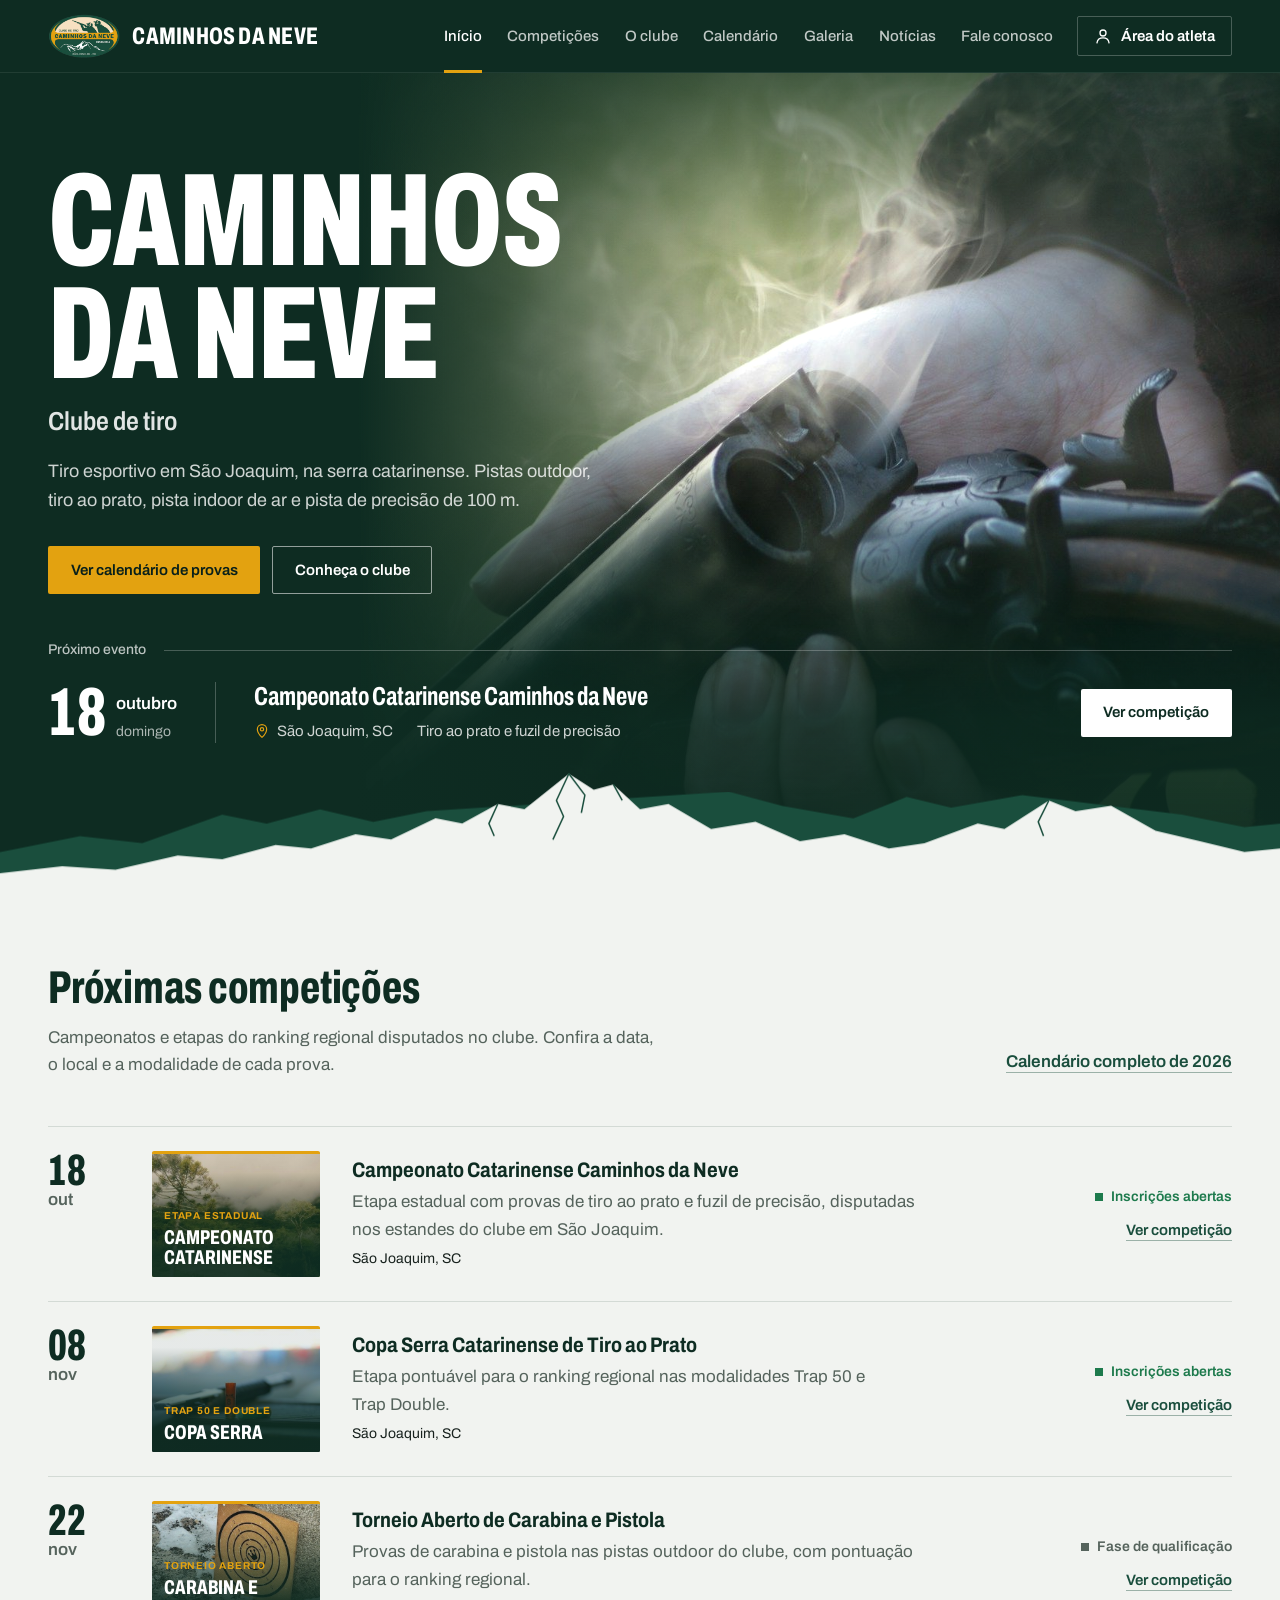
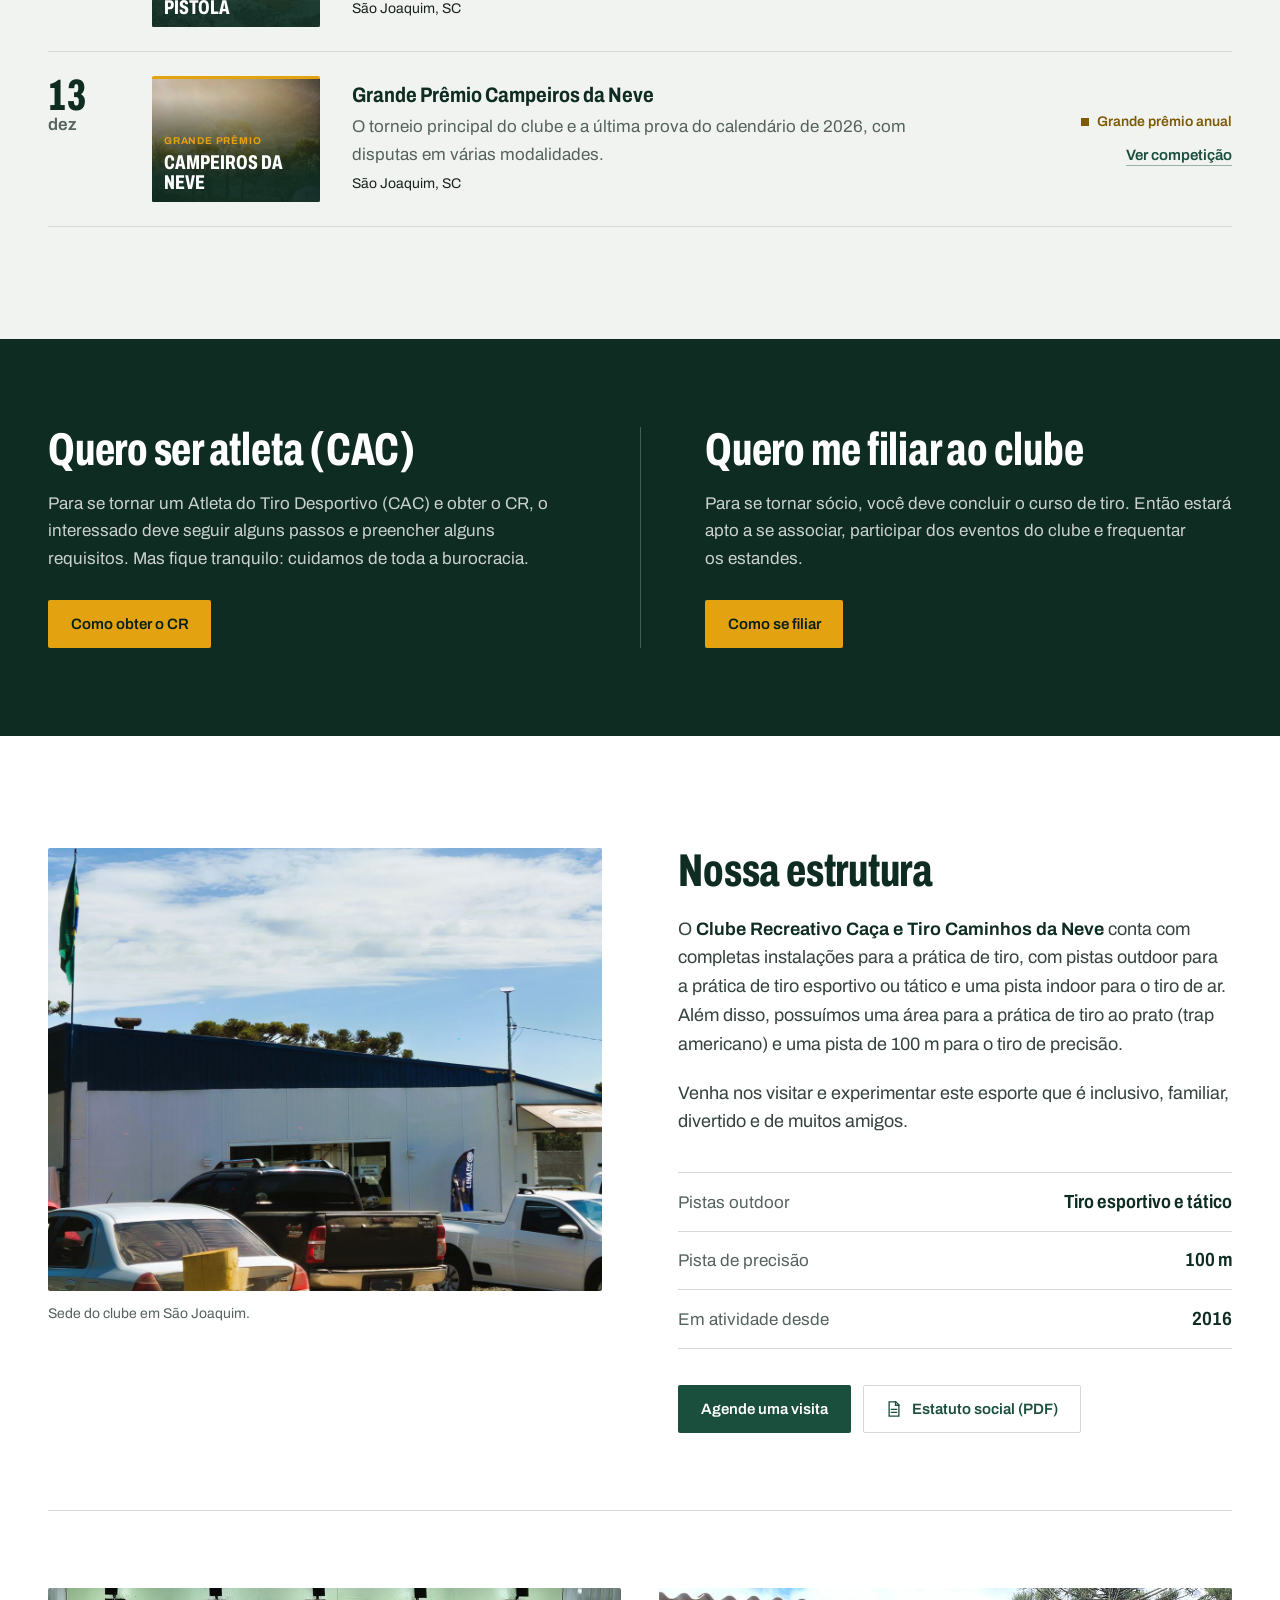
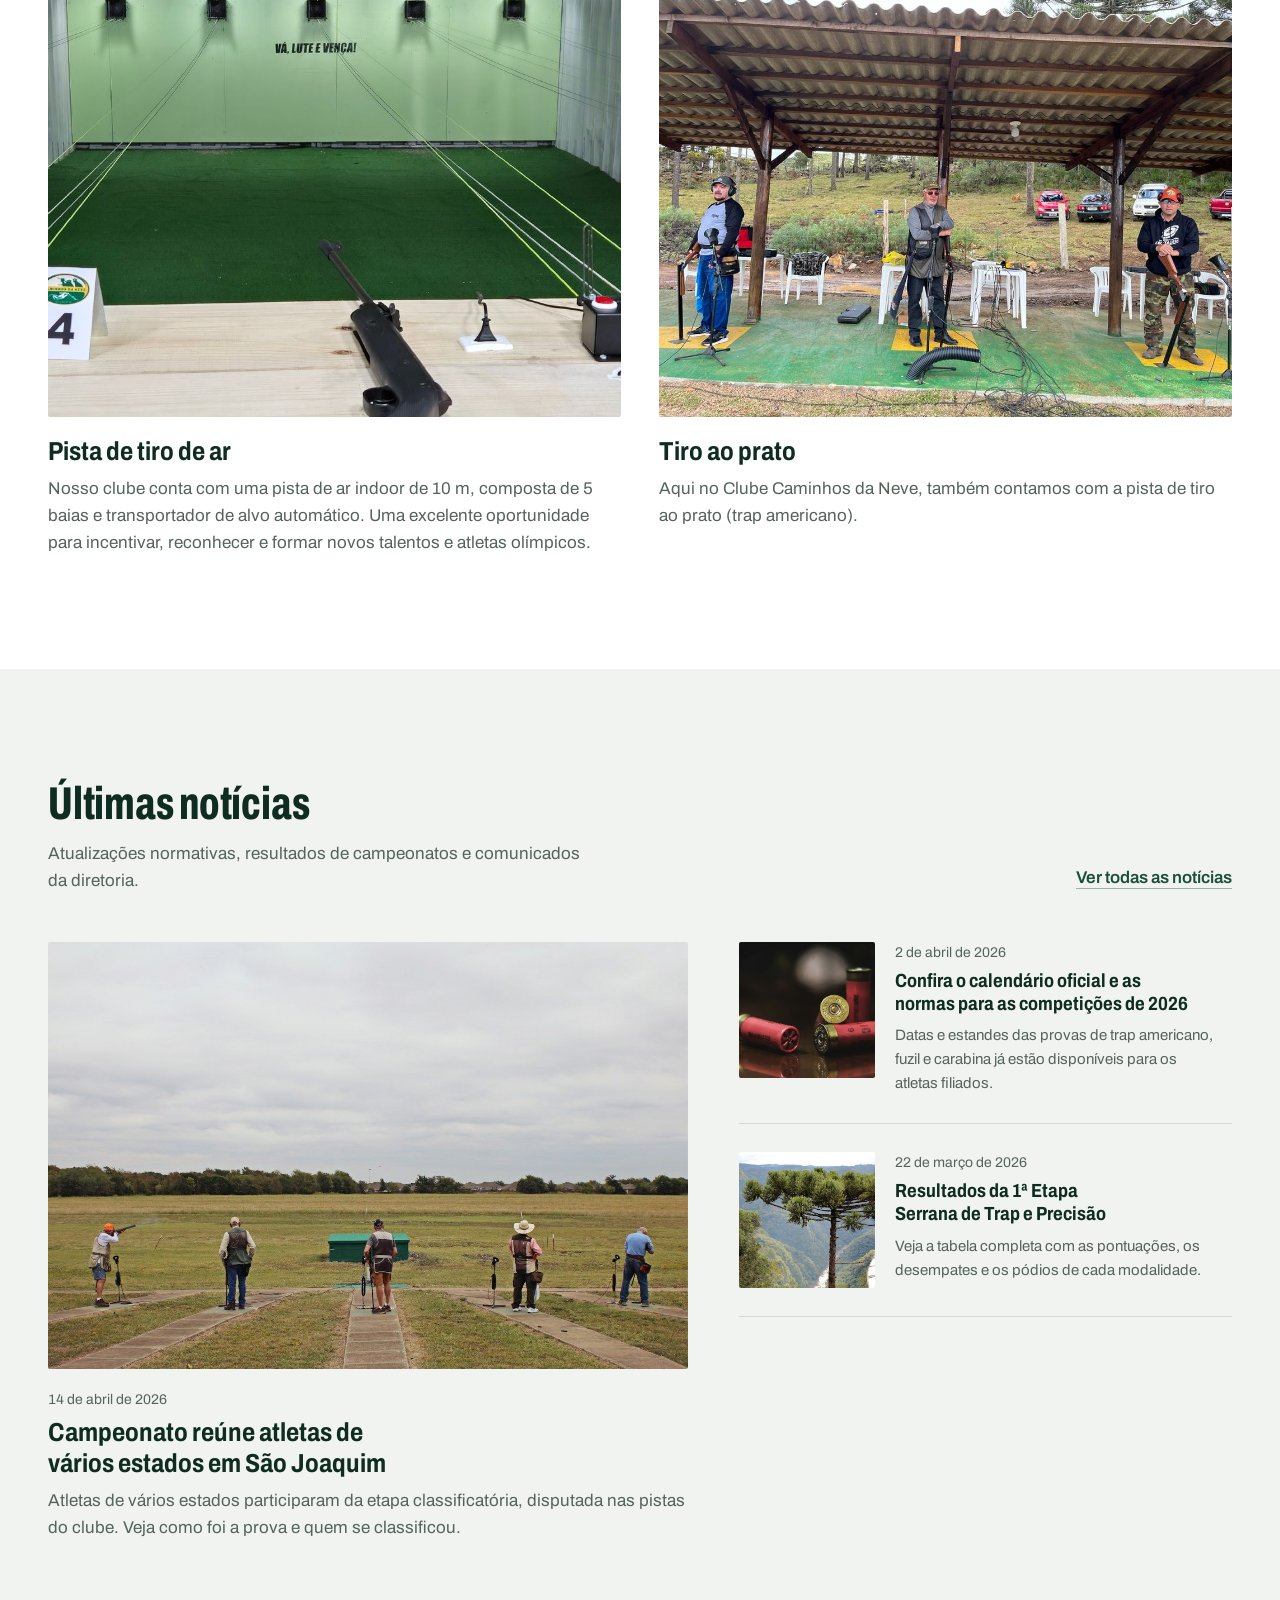
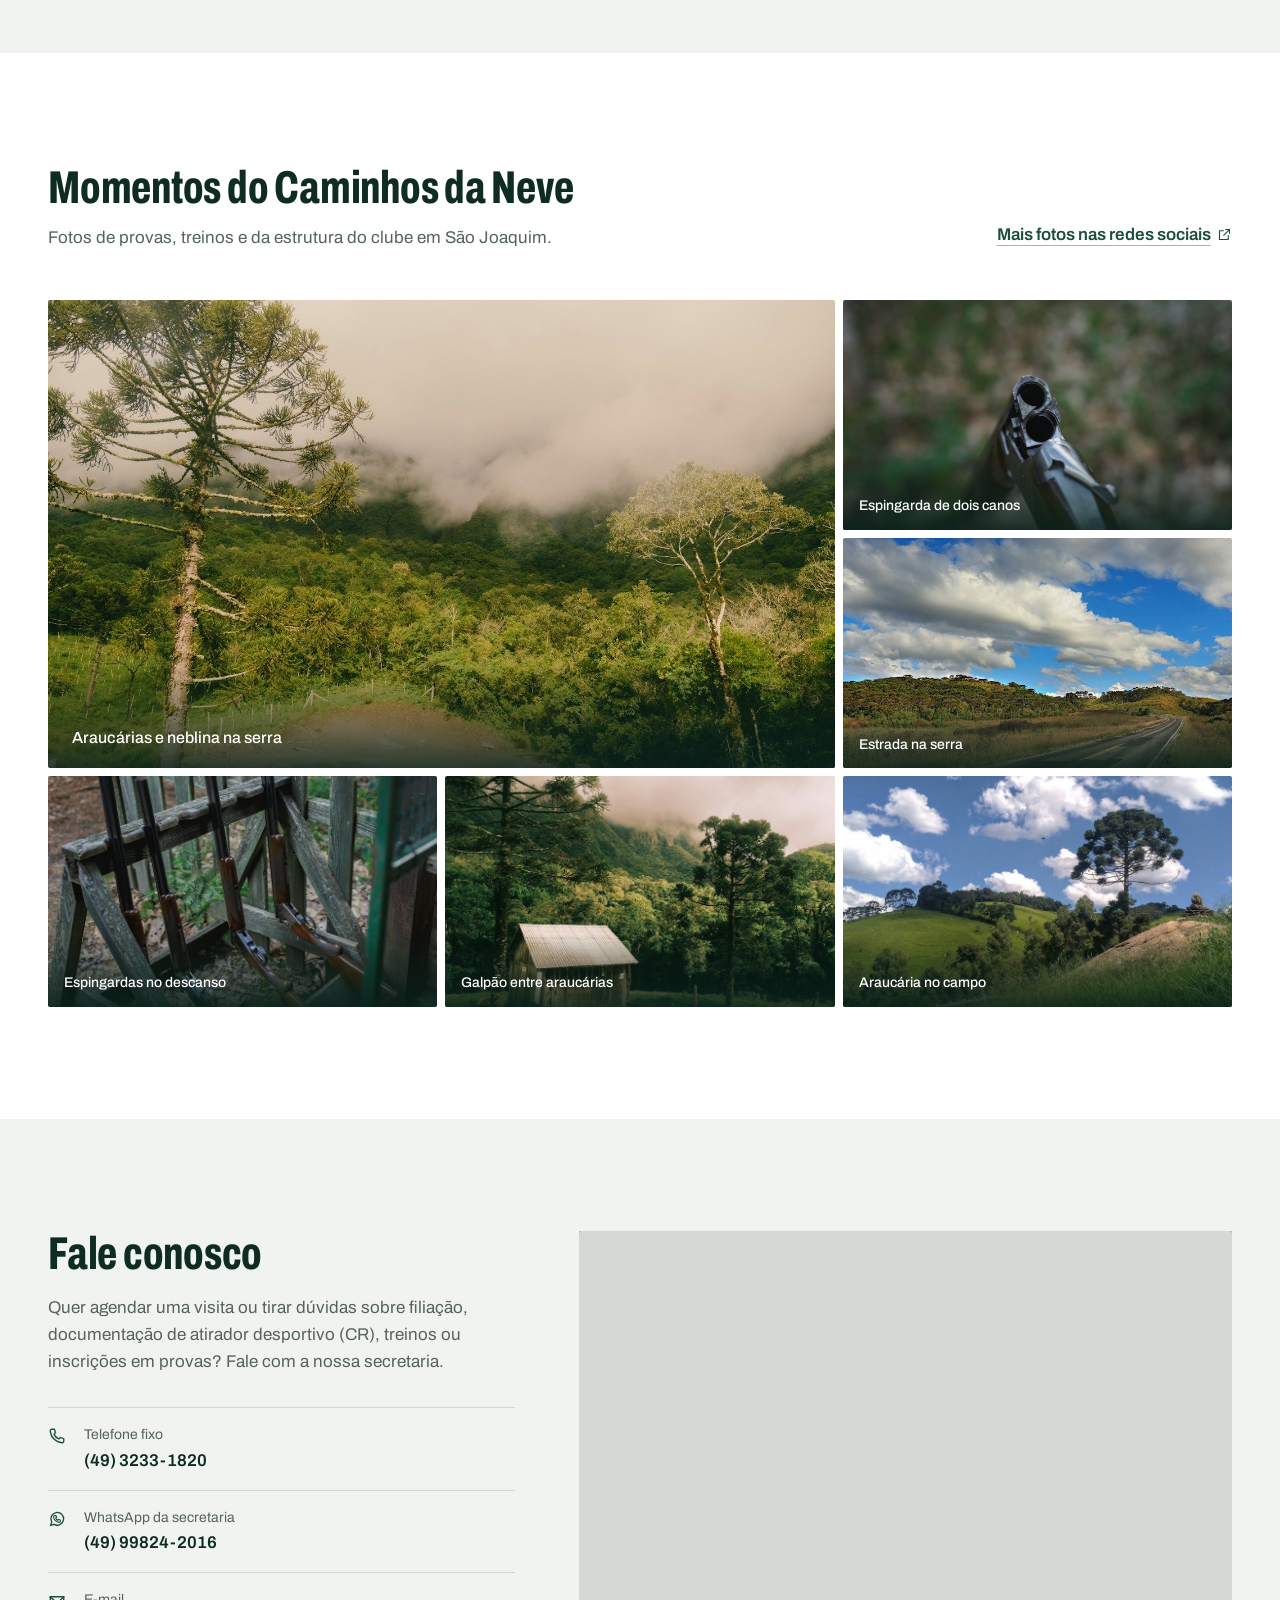
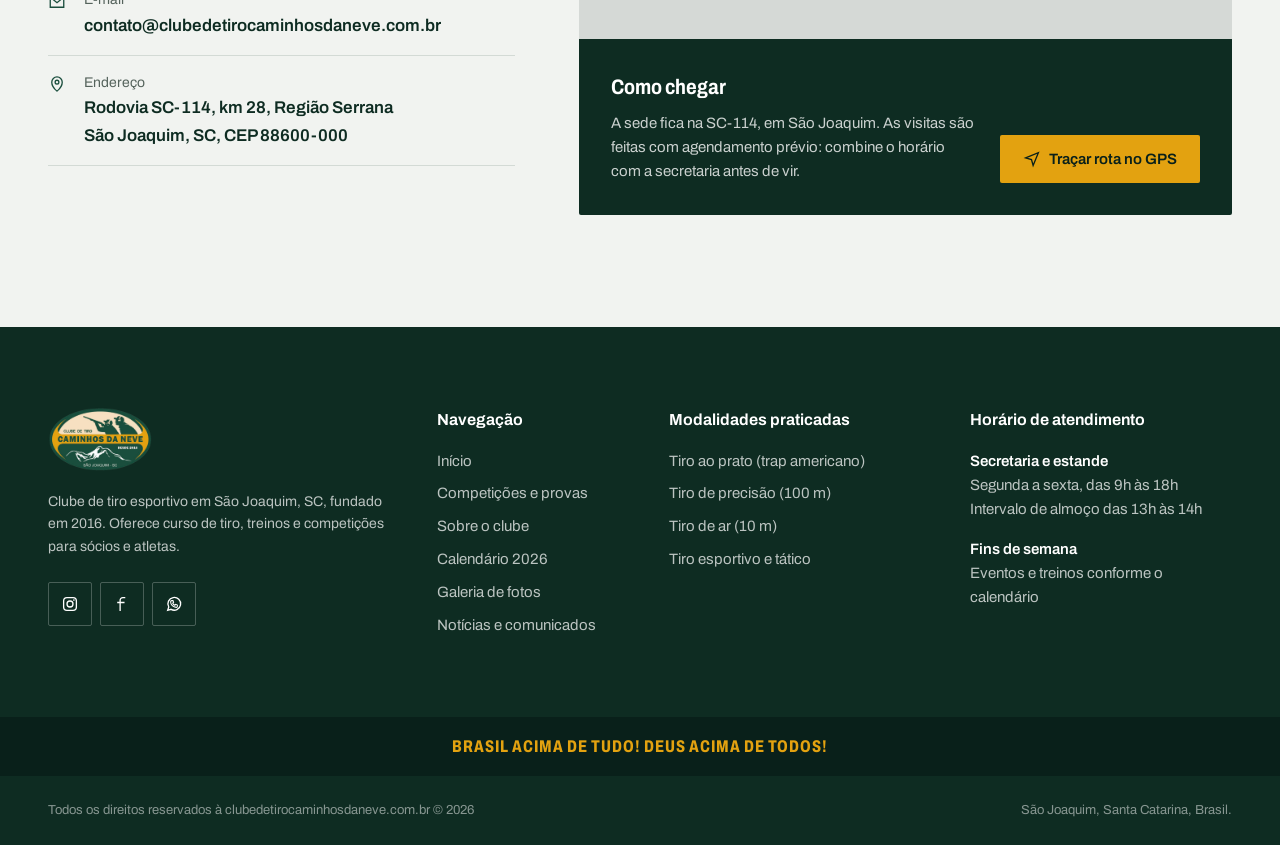
<file: index.html>
<!DOCTYPE html>
<html lang="pt-BR" class="no-js">
<head>
<meta charset="utf-8">
<meta name="viewport" content="width=device-width, initial-scale=1">
<title>Caminhos da Neve Clube de Tiro | São Joaquim, SC</title>
<meta name="description" content="Clube de tiro esportivo em São Joaquim, SC. Pistas outdoor, tiro ao prato, pista indoor de ar e pista de precisão de 100 m.">
<meta name="theme-color" content="#0E2C22">
<link rel="preconnect" href="https://fonts.googleapis.com">
<link rel="preconnect" href="https://fonts.gstatic.com" crossorigin>
<link rel="stylesheet" href="https://fonts.googleapis.com/css2?family=Archivo:wdth,wght@62..125,400..800&amp;display=swap">
<link rel="stylesheet" href="css/style.css">
<script src="js/main.js" defer></script>
</head>
<body data-mode="connect">

<!-- Ícones: cada <symbol> é um SVG próprio, usado com <svg class="icon"><use href="#i-nome"/></svg> -->
<svg class="sprite" xmlns="http://www.w3.org/2000/svg" aria-hidden="true">
  <symbol id="i-user" viewBox="0 0 24 24"><circle cx="12" cy="8" r="4"/><path d="M4 21c.6-4 3.8-6.5 8-6.5s7.4 2.5 8 6.5"/></symbol>
  <symbol id="i-pin" viewBox="0 0 24 24"><path d="M12 21.5s-7-6-7-12a7 7 0 0 1 14 0c0 6-7 12-7 12Z"/><circle cx="12" cy="9.5" r="2.5"/></symbol>
  <symbol id="i-phone" viewBox="0 0 24 24"><path d="M8.5 3H5a2 2 0 0 0-2 2.2A17 17 0 0 0 18.8 21a2 2 0 0 0 2.2-2v-3.5l-4.5-1.5-2 2a12 12 0 0 1-6.5-6.5l2-2Z"/></symbol>
  <symbol id="i-whatsapp" viewBox="0 0 24 24"><path d="M3.5 20.5 5 16a8.5 8.5 0 1 1 3.1 3.1Z"/><path stroke-width="1.4" d="M9 7.5h1.6l.9 2.4-1.2 1a5.5 5.5 0 0 0 2.8 2.8l1-1.2 2.4.9V15a1.5 1.5 0 0 1-1.5 1.5A7.5 7.5 0 0 1 7.5 9 1.5 1.5 0 0 1 9 7.5Z"/></symbol>
  <symbol id="i-mail" viewBox="0 0 24 24"><path d="M3 5h18v14H3z"/><path d="m3 5.5 9 7.5 9-7.5"/></symbol>
  <symbol id="i-instagram" viewBox="0 0 24 24"><rect x="3.5" y="3.5" width="17" height="17" rx="4.5"/><circle cx="12" cy="12" r="4"/><circle cx="17.2" cy="6.8" r="1.1" fill="currentColor" stroke="none"/></symbol>
  <symbol id="i-facebook" viewBox="0 0 24 24"><path d="M15.5 3.5H13A3.5 3.5 0 0 0 9.5 7v13.5M6.5 10h8"/></symbol>
  <symbol id="i-file" viewBox="0 0 24 24"><path d="M5.5 2.5h9l4 4v15h-13z"/><path d="M14 2.5V7h4.5M8.5 12.5h7M8.5 16.5h7"/></symbol>
  <symbol id="i-external" viewBox="0 0 24 24"><path d="M14 4h6v6M20 4l-9 9M18 14v6H4V6h6"/></symbol>
  <symbol id="i-route" viewBox="0 0 24 24"><path d="M3.5 10.5 20.5 3.5l-7 17-2.2-7.8Z"/></symbol>
  <symbol id="i-menu" viewBox="0 0 24 24"><path d="M3 7h18M3 12h18M3 17h18"/></symbol>
  <symbol id="i-close" viewBox="0 0 24 24"><path d="m5 5 14 14M19 5 5 19"/></symbol>
</svg>

<a class="skip-link" href="#conteudo">Pular para o conteúdo</a>

<header class="site-header">
  <div class="wrap site-header__bar">
    <a class="brand" href="#inicio" aria-label="Caminhos da Neve Clube de Tiro, página inicial">
      <img class="brand__crest" src="img/brasao.png" alt="" width="512" height="315">
      <span class="brand__name">Caminhos da Neve</span>
    </a>

    <nav class="site-nav" id="menu-principal" aria-label="Menu principal">
      <ul>
        <li><a href="#inicio" aria-current="true">Início</a></li>
        <li><a href="#competicoes">Competições</a></li>
        <li><a href="#sobre">O clube</a></li>
        <li><a href="#proximo-evento">Calendário</a></li>
        <li><a href="#galeria">Galeria</a></li>
        <li><a href="#noticias">Notícias</a></li>
        <li><a href="#contato">Fale conosco</a></li>
        <li class="site-nav__login"><a href="#"><svg class="icon" aria-hidden="true"><use href="#i-user"/></svg>Área do atleta</a></li>
      </ul>
    </nav>

    <a class="btn btn--line-light site-header__login" href="#">
      <svg class="icon" aria-hidden="true"><use href="#i-user"/></svg>
      Área do atleta
    </a>

    <button class="menu-toggle" type="button" aria-expanded="false" aria-controls="menu-principal" aria-label="Abrir menu">
      <svg class="icon icon--open" aria-hidden="true"><use href="#i-menu"/></svg>
      <svg class="icon icon--close" aria-hidden="true"><use href="#i-close"/></svg>
    </button>
  </div>
</header>

<main id="conteudo">

  <!-- Hero: a faixa do próximo evento faz parte da própria foto -->
  <section class="hero" id="inicio" aria-labelledby="hero-titulo">
    <img class="hero__photo" src="img/hero.jpg" width="1920" height="1080" fetchpriority="high"
         alt="Mão segurando uma espingarda aberta, com fumaça saindo dos canos logo após o disparo">

    <div class="wrap hero__body">
      <h1 class="hero__title" id="hero-titulo">
        <span class="hero__name">Caminhos<br>da Neve</span>
        <span class="hero__kind">Clube de tiro</span>
      </h1>
      <p class="hero__lead">Tiro esportivo em São Joaquim, na serra catarinense.<span class="hero__lead-more"> Pistas outdoor, tiro ao prato, pista indoor de ar e pista de precisão de 100&nbsp;m.</span></p>
      <div class="hero__actions">
        <a class="btn btn--gold" href="#competicoes">Ver calendário de provas</a>
        <a class="btn btn--ghost" href="#sobre">Conheça o clube</a>
      </div>
    </div>

    <div class="wrap">
      <article class="next-event" id="proximo-evento" aria-labelledby="proximo-evento-titulo">
        <p class="next-event__legend">Próximo evento <span class="next-event__countdown" data-countdown="2026-10-18">em 19 dias</span></p>

        <time class="next-event__date" datetime="2026-10-18">
          <span class="next-event__day">18</span>
          <span class="next-event__month">outubro</span>
          <span class="next-event__weekday">domingo</span>
        </time>

        <div class="next-event__info">
          <h2 class="next-event__title" id="proximo-evento-titulo">Campeonato Catarinense Caminhos da Neve</h2>
          <ul class="next-event__meta">
            <li><svg class="icon" aria-hidden="true"><use href="#i-pin"/></svg>São Joaquim, SC</li>
            <li>Tiro ao prato e fuzil de precisão</li>
          </ul>
        </div>

        <div class="next-event__cta">
          <a class="btn btn--light" href="#prova-campeonato-catarinense">Ver competição</a>
        </div>
      </article>
    </div>

    <!-- Serra do brasão: o hero termina no perfil da montanha nevada -->
    <svg class="hero__ridge" viewBox="0 0 1440 160" preserveAspectRatio="xMidYMax slice" aria-hidden="true" focusable="false">
      <path class="hero__ridge-far" d="M0 160V104L90 86 160 94 250 62 300 72 360 56 420 70 480 58 820 36 880 52 960 66 1020 42 1070 54 1150 40 1330 62 1400 76 1440 72V160Z"/>
      <g class="hero__ridge-near">
        <path d="M0 160V128L70 120 130 124 200 108 250 112 310 96 350 100 400 84 440 90 490 66 520 72 560 50 590 56 640 16 668 34 690 28 720 56 752 50 800 78 850 70 900 92 950 84 1000 100 1040 94 1100 72 1130 78 1180 46 1210 58 1250 52 1300 80 1350 92 1400 104 1440 100V160Z"/>
        <path class="hero__ridge-snow" d="M640 16 626 46 634 64 622 90M640 16 658 40 654 60M560 50 550 72 556 86M690 28 700 46M1180 46 1168 70 1174 86"/>
      </g>
    </svg>
  </section>

  <!-- Competições -->
  <section class="section" id="competicoes" aria-labelledby="competicoes-titulo">
    <div class="wrap">
      <header class="section-head">
        <h2 id="competicoes-titulo">Próximas competições</h2>
        <p>Campeonatos e etapas do ranking regional disputados no clube. Confira a data, o local e a modalidade de cada prova.</p>
        <a class="link section-head__link" href="#">Calendário completo de 2026</a>
      </header>

      <ol class="fixtures">
        <li class="fixture" id="prova-campeonato-catarinense">
          <time class="fixture__date" datetime="2026-10-18"><span>18</span> out</time>
          <div class="fixture__photo poster" aria-hidden="true">
            <img src="img/cartaz-catarinense.jpg" width="480" height="320" loading="lazy" alt="">
            <span class="poster__kicker">Etapa estadual</span>
            <span class="poster__title">Campeonato Catarinense</span>
          </div>
          <div class="fixture__body">
            <h3><a href="#">Campeonato Catarinense Caminhos da Neve</a></h3>
            <p>Etapa estadual com provas de tiro ao prato e fuzil de precisão, disputadas nos estandes do clube em São Joaquim.</p>
            <p class="fixture__meta"><span>São Joaquim, SC</span></p>
          </div>
          <div class="fixture__side">
            <p class="status status--open">Inscrições abertas</p>
            <span class="fixture__cta" aria-hidden="true">Ver competição</span>
          </div>
        </li>

        <li class="fixture">
          <time class="fixture__date" datetime="2026-11-08"><span>08</span> nov</time>
          <div class="fixture__photo poster" aria-hidden="true">
            <img src="img/cartaz-copa-serra.jpg" width="480" height="320" loading="lazy" alt="">
            <span class="poster__kicker">Trap 50 e Double</span>
            <span class="poster__title">Copa Serra</span>
          </div>
          <div class="fixture__body">
            <h3><a href="#">Copa Serra Catarinense de Tiro ao Prato</a></h3>
            <p>Etapa pontuável para o ranking regional nas modalidades Trap 50 e Trap Double.</p>
            <p class="fixture__meta"><span>São Joaquim, SC</span></p>
          </div>
          <div class="fixture__side">
            <p class="status status--open">Inscrições abertas</p>
            <span class="fixture__cta" aria-hidden="true">Ver competição</span>
          </div>
        </li>

        <li class="fixture">
          <time class="fixture__date" datetime="2026-11-22"><span>22</span> nov</time>
          <div class="fixture__photo poster" aria-hidden="true">
            <img src="img/cartaz-carabina.jpg" width="480" height="640" loading="lazy" alt="">
            <span class="poster__kicker">Torneio aberto</span>
            <span class="poster__title">Carabina e pistola</span>
          </div>
          <div class="fixture__body">
            <h3><a href="#">Torneio Aberto de Carabina e Pistola</a></h3>
            <p>Provas de carabina e pistola nas pistas outdoor do clube, com pontuação para o ranking regional.</p>
            <p class="fixture__meta"><span>São Joaquim, SC</span></p>
          </div>
          <div class="fixture__side">
            <p class="status">Fase de qualificação</p>
            <span class="fixture__cta" aria-hidden="true">Ver competição</span>
          </div>
        </li>

        <li class="fixture">
          <time class="fixture__date" datetime="2026-12-13"><span>13</span> dez</time>
          <div class="fixture__photo poster" aria-hidden="true">
            <img src="img/cartaz-grande-premio.jpg" width="480" height="575" loading="lazy" alt="">
            <span class="poster__kicker">Grande Prêmio</span>
            <span class="poster__title">Campeiros da Neve</span>
          </div>
          <div class="fixture__body">
            <h3><a href="#">Grande Prêmio Campeiros da Neve</a></h3>
            <p>O torneio principal do clube e a última prova do calendário de 2026, com disputas em várias modalidades.</p>
            <p class="fixture__meta"><span>São Joaquim, SC</span></p>
          </div>
          <div class="fixture__side">
            <p class="status status--prize">Grande prêmio anual</p>
            <span class="fixture__cta" aria-hidden="true">Ver competição</span>
          </div>
        </li>
      </ol>
    </div>
  </section>

  <!-- Faça parte: os dois caminhos de entrada no clube -->
  <section class="join" id="faca-parte" aria-label="Como fazer parte do clube">
    <div class="wrap join__grid">
      <div class="join__path">
        <h2>Quero ser atleta (CAC)</h2>
        <p>Para se tornar um Atleta do Tiro Desportivo (CAC) e obter o CR, o interessado deve seguir alguns passos e preencher alguns requisitos. Mas fique tranquilo: cuidamos de toda a burocracia.</p>
        <a class="btn btn--gold" href="#">Como obter o CR</a>
      </div>

      <div class="join__path">
        <h2>Quero me filiar ao clube</h2>
        <p>Para se tornar sócio, você deve concluir o curso de tiro. Então estará apto a se associar, participar dos eventos do clube e frequentar os estandes.</p>
        <a class="btn btn--gold" href="#">Como se filiar</a>
      </div>
    </div>
  </section>

  <!-- O clube e a estrutura -->
  <section class="section section--white" id="sobre" aria-labelledby="sobre-titulo">
    <div class="wrap">
      <div class="about">
        <h2 class="about__title" id="sobre-titulo">Nossa estrutura</h2>

        <figure class="about__figure">
          <img src="img/sede.jpg" width="1200" height="960" loading="lazy"
               alt="Sede do clube: prédio branco de telhado azul, com a bandeira do Brasil ao lado e carros estacionados em frente">
          <figcaption>Sede do clube em São Joaquim.</figcaption>
        </figure>

        <div class="about__text">
          <p>O <strong>Clube Recreativo Caça e Tiro Caminhos da Neve</strong> conta com completas instalações para a prática de tiro, com pistas outdoor para a prática de tiro esportivo ou tático e uma pista indoor para o tiro de ar. Além disso, possuímos uma área para a prática de tiro ao prato (trap americano) e uma pista de 100&nbsp;m para o tiro de precisão.</p>
          <p>Venha nos visitar e experimentar este esporte que é inclusivo, familiar, divertido e de muitos amigos.</p>

          <dl class="facts">
            <div><dt>Pistas outdoor</dt><dd>Tiro esportivo e tático</dd></div>
            <div><dt>Pista de precisão</dt><dd>100 m</dd></div>
            <div><dt>Em atividade desde</dt><dd>2016</dd></div>
          </dl>

          <div class="actions">
            <a class="btn btn--green" href="#contato">Agende uma visita</a>
            <a class="btn btn--line" href="#">
              <svg class="icon" aria-hidden="true"><use href="#i-file"/></svg>
              Estatuto social (PDF)
            </a>
          </div>
        </div>
      </div>

      <div class="ranges">
        <div class="range range--ar">
          <img src="img/pista-de-ar.jpg" width="900" height="1200" loading="lazy"
               alt="Pista indoor de tiro de ar: carabina sobre a bancada e, ao fundo, cinco alvos com transportador automático na parede com o brasão do clube">
          <h3>Pista de tiro de ar</h3>
          <p>Nosso clube conta com uma pista de ar indoor de 10&nbsp;m, composta de 5 baias e transportador de alvo automático. Uma excelente oportunidade para incentivar, reconhecer e formar novos talentos e atletas olímpicos.</p>
        </div>

        <div class="range range--prato">
          <img src="img/tiro-ao-prato.jpg" width="1024" height="768" loading="lazy"
               alt="Três atiradores em seus postos no estande coberto de tiro ao prato, com campo e araucárias ao fundo">
          <h3>Tiro ao prato</h3>
          <p>Aqui no Clube Caminhos da Neve, também contamos com a pista de tiro ao prato (trap americano).</p>
        </div>
      </div>
    </div>
  </section>

  <!-- Notícias -->
  <section class="section" id="noticias" aria-labelledby="noticias-titulo">
    <div class="wrap">
      <header class="section-head">
        <h2 id="noticias-titulo">Últimas notícias</h2>
        <p>Atualizações normativas, resultados de campeonatos e comunicados da diretoria.</p>
        <a class="link section-head__link" href="#">Ver todas as notícias</a>
      </header>

      <div class="news">
        <article class="story story--lead">
          <img src="img/noticia-campeonato.jpg" width="1200" height="800" loading="lazy" alt="Atiradores nos postos de um campo de tiro ao prato">
          <time datetime="2026-04-14">14 de abril de 2026</time>
          <h3><a href="#">Campeonato reúne atletas de vários estados em São Joaquim</a></h3>
          <p>Atletas de vários estados participaram da etapa classificatória, disputada nas pistas do clube. Veja como foi a prova e quem se classificou.</p>
        </article>

        <div class="news__list">
          <article class="story story--compact">
            <img src="img/noticia-calendario.jpg" width="640" height="407" loading="lazy" alt="Cartuchos de espingarda sobre uma mesa">
            <div>
              <time datetime="2026-04-02">2 de abril de 2026</time>
              <h3><a href="#">Confira o calendário oficial e as normas para as competições de 2026</a></h3>
              <p>Datas e estandes das provas de trap americano, fuzil e carabina já estão disponíveis para os atletas filiados.</p>
            </div>
          </article>

          <article class="story story--compact">
            <img src="img/noticia-resultados.jpg" width="640" height="475" loading="lazy" alt="Araucária na beira de um cânion da serra">
            <div>
              <time datetime="2026-03-22">22 de março de 2026</time>
              <h3><a href="#">Resultados da 1ª Etapa Serrana de Trap e Precisão</a></h3>
              <p>Veja a tabela completa com as pontuações, os desempates e os pódios de cada modalidade.</p>
            </div>
          </article>
        </div>
      </div>
    </div>
  </section>

  <!-- Galeria -->
  <section class="section section--white" id="galeria" aria-labelledby="galeria-titulo">
    <div class="wrap">
      <header class="section-head">
        <h2 id="galeria-titulo">Momentos do Caminhos da Neve</h2>
        <p>Fotos de provas, treinos e da estrutura do clube em São Joaquim.</p>
        <a class="link section-head__link" href="#">
          Mais fotos nas redes sociais
          <svg class="icon icon--sm" aria-hidden="true"><use href="#i-external"/></svg>
        </a>
      </header>

      <div class="gallery">
        <figure class="gallery__item gallery__item--feature">
          <img src="img/galeria-araucarias.jpg" width="1400" height="933" loading="lazy" alt="Araucárias e mata com neblina na encosta da serra">
          <figcaption>Araucárias e neblina na serra</figcaption>
        </figure>
        <figure class="gallery__item">
          <img src="img/galeria-espingarda.jpg" width="800" height="533" loading="lazy" alt="Canos de uma espingarda de dois canos, com mata desfocada ao fundo">
          <figcaption>Espingarda de dois canos</figcaption>
        </figure>
        <figure class="gallery__item">
          <img src="img/galeria-estrada.jpg" width="800" height="450" loading="lazy" alt="Estrada entre campos e araucárias na serra">
          <figcaption>Estrada na serra</figcaption>
        </figure>
        <figure class="gallery__item">
          <img src="img/galeria-descanso.jpg" width="800" height="533" loading="lazy" alt="Espingardas apoiadas num descanso de madeira">
          <figcaption>Espingardas no descanso</figcaption>
        </figure>
        <figure class="gallery__item">
          <img src="img/galeria-galpao.jpg" width="800" height="1067" loading="lazy" alt="Galpão de madeira no campo, entre araucárias">
          <figcaption>Galpão entre araucárias</figcaption>
        </figure>
        <figure class="gallery__item">
          <img src="img/galeria-campo.jpg" width="800" height="600" loading="lazy" alt="Araucária num campo verde, sob céu azul com nuvens">
          <figcaption>Araucária no campo</figcaption>
        </figure>
      </div>
    </div>
  </section>

  <!-- Contato -->
  <section class="section" id="contato" aria-labelledby="contato-titulo">
    <div class="wrap contact">
      <div class="contact__info">
        <h2 id="contato-titulo">Fale conosco</h2>
        <p>Quer agendar uma visita ou tirar dúvidas sobre filiação, documentação de atirador desportivo (CR), treinos ou inscrições em provas? Fale com a nossa secretaria.</p>

        <ul class="contact-list">
          <li>
            <svg class="icon" aria-hidden="true"><use href="#i-phone"/></svg>
            <div><span>Telefone fixo</span><a href="tel:+554932331820">(49) 3233-1820</a></div>
          </li>
          <li>
            <svg class="icon" aria-hidden="true"><use href="#i-whatsapp"/></svg>
            <div><span>WhatsApp da secretaria</span><a href="https://wa.me/5549998242016" target="_blank" rel="noopener noreferrer">(49) 99824-2016</a></div>
          </li>
          <li>
            <svg class="icon" aria-hidden="true"><use href="#i-mail"/></svg>
            <div><span>E-mail</span><a class="contact-list__email" href="mailto:contato@clubedetirocaminhosdaneve.com.br">contato@<wbr>clubedetirocaminhosdaneve.com.br</a></div>
          </li>
          <li>
            <svg class="icon" aria-hidden="true"><use href="#i-pin"/></svg>
            <div><span>Endereço</span><address>Rodovia SC-114, km 28, Região Serrana<br>São Joaquim, SC, CEP 88600-000</address></div>
          </li>
        </ul>
      </div>

      <div class="contact__map">
        <iframe title="Mapa com a localização do clube" loading="lazy" referrerpolicy="no-referrer-when-downgrade"
                src="https://maps.google.com/maps?q=Caminhos+da+Neve+Clube+de+Tiro,+S%C3%A3o+Joaquim+-+SC&amp;z=12&amp;output=embed"></iframe>
        <div class="contact__route">
          <div>
            <h3>Como chegar</h3>
            <p>A sede fica na SC-114, em São Joaquim. As visitas são feitas com agendamento prévio: combine o horário com a secretaria antes de vir.</p>
          </div>
          <a class="btn btn--gold" href="https://www.google.com/maps/dir/?api=1&amp;destination=Caminhos+da+Neve+Clube+de+Tiro,+S%C3%A3o+Joaquim+-+SC" target="_blank" rel="noopener noreferrer">
            <svg class="icon" aria-hidden="true"><use href="#i-route"/></svg>
            Traçar rota no GPS
          </a>
        </div>
      </div>
    </div>
  </section>

</main>

<footer class="site-footer">
  <div class="wrap site-footer__grid">
    <div class="site-footer__brand">
      <img src="img/brasao.png" width="512" height="315" loading="lazy" alt="Brasão do Caminhos da Neve Clube de Tiro">
      <p>Clube de tiro esportivo em São Joaquim, SC, fundado em 2016. Oferece curso de tiro, treinos e competições para sócios e atletas.</p>
      <ul class="social">
        <li><a href="#" aria-label="Instagram"><svg class="icon" aria-hidden="true"><use href="#i-instagram"/></svg></a></li>
        <li><a href="#" aria-label="Facebook"><svg class="icon" aria-hidden="true"><use href="#i-facebook"/></svg></a></li>
        <li><a href="https://wa.me/5549998242016" aria-label="WhatsApp" target="_blank" rel="noopener noreferrer"><svg class="icon" aria-hidden="true"><use href="#i-whatsapp"/></svg></a></li>
      </ul>
    </div>

    <nav aria-labelledby="rodape-navegacao">
      <h2 id="rodape-navegacao">Navegação</h2>
      <ul>
        <li><a href="#inicio">Início</a></li>
        <li><a href="#competicoes">Competições e provas</a></li>
        <li><a href="#sobre">Sobre o clube</a></li>
        <li><a href="#proximo-evento">Calendário 2026</a></li>
        <li><a href="#galeria">Galeria de fotos</a></li>
        <li><a href="#noticias">Notícias e comunicados</a></li>
      </ul>
    </nav>

    <div>
      <h2>Modalidades praticadas</h2>
      <ul>
        <li>Tiro ao prato (trap americano)</li>
        <li>Tiro de precisão (100 m)</li>
        <li>Tiro de ar (10 m)</li>
        <li>Tiro esportivo e tático</li>
      </ul>
    </div>

    <div>
      <h2>Horário de atendimento</h2>
      <dl class="hours">
        <dt>Secretaria e estande</dt>
        <dd>Segunda a sexta, das 9h às 18h<br>Intervalo de almoço das 13h às 14h</dd>
        <dt>Fins de semana</dt>
        <dd>Eventos e treinos conforme o calendário</dd>
      </dl>
    </div>
  </div>

  <p class="site-footer__motto"><span>Brasil acima de tudo!</span> <span>Deus acima de todos!</span></p>

  <div class="wrap site-footer__legal">
    <p>Todos os direitos reservados à clubedetirocaminhosdaneve.com.br © 2026</p>
    <p>São Joaquim, Santa Catarina, Brasil.</p>
  </div>
</footer>

</body>
</html>
</file>
<file: css/style.css>
/* ==========================================================================
   Caminhos da Neve Clube de Tiro
   Cores tiradas do brasão; tipografia única (Archivo) variando a largura:
   condensada nos títulos, como o letreiro do brasão, e normal no texto.
   ========================================================================== */

:root {
  /* Cores */
  --pinho: #1A4E3D;          /* verde do brasão */
  --pinho-900: #0E2C22;      /* cabeçalho, hero, rodapé */
  --pinho-950: #09201A;
  --ouro: #E3A210;           /* ouro do brasão */
  --ouro-claro: #F1B730;
  --ouro-texto: #7F5A05;     /* ouro legível sobre fundo claro */
  --geada: #F1F3F0;          /* fundo da página */
  --branco: #FFFFFF;
  --grafite: #18221E;        /* texto */
  --liquen: #55635C;         /* texto secundário */
  --linha: #D3DAD5;
  --linha-clara: rgba(255, 255, 255, .24);
  --aberto: #1D7A4C;

  /* Tipografia */
  --font: "Archivo", "Helvetica Neue", Arial, sans-serif;
  --step--1: .875rem;
  --step-0: 1.0625rem;
  --step-1: 1.3125rem;
  --step-2: 1.625rem;
  --step-3: clamp(2rem, 1.4rem + 2.2vw, 2.875rem);
  --step-hero: clamp(3.75rem, min(1.6rem + 8.4vw, 15.5vh), 8.25rem);
  --condensada: 68%;
  --semi: 84%;

  /* Espaço e forma */
  --wrap: 78rem;
  --gutter: clamp(1rem, 4vw, 2rem);
  --header-h: 4.5rem;
  --ridge-h: clamp(4.5rem, min(11vw, 17vh), 12rem);
  --radius: 2px;
  --ease: cubic-bezier(.2, .7, .2, 1);
}

/* ---------- Base ---------- */

*, *::before, *::after { box-sizing: border-box; }

html {
  -webkit-text-size-adjust: 100%;
  scroll-padding-top: var(--header-h);
}

@media (prefers-reduced-motion: no-preference) {
  html { scroll-behavior: smooth; }
}

body {
  margin: 0;
  background: var(--geada);
  color: var(--grafite);
  font-family: var(--font);
  font-size: var(--step-0);
  line-height: 1.6;
  -webkit-font-smoothing: antialiased;
  /* clip, não hidden: hidden faria do body um contêiner de rolagem quando o menu trava o html,
     e o cabeçalho sticky voltaria para o topo da página */
  overflow-x: hidden;
  overflow-x: clip;
}

h1, h2, h3, p, ul, ol, dl, dd, figure, address { margin: 0; }
ul, ol { padding: 0; list-style: none; }
address { font-style: normal; }
img { display: block; max-width: 100%; height: auto; }
a { color: inherit; }
strong { font-weight: 650; }

h1, h2, h3 { text-wrap: balance; }
p { text-wrap: pretty; }

::selection { background: var(--ouro); color: var(--pinho-950); }

:focus-visible {
  outline: 2px solid var(--ouro);
  outline-offset: 3px;
}

.wrap {
  width: 100%;
  max-width: var(--wrap);
  margin-inline: auto;
  padding-inline: var(--gutter);
}

.skip-link {
  position: absolute;
  left: var(--gutter);
  top: -4rem;
  z-index: 100;
  padding: .75rem 1rem;
  background: var(--ouro);
  color: var(--pinho-950);
  font-weight: 600;
  text-decoration: none;
}
.skip-link:focus { top: .75rem; }

.sprite {
  position: absolute;
  width: 0;
  height: 0;
  overflow: hidden;
}

.icon {
  width: 1.125rem;
  height: 1.125rem;
  flex: none;
  fill: none;
  stroke: currentColor;
  stroke-width: 1.75;
  stroke-linecap: square;
  stroke-linejoin: miter;
}
.icon--sm { width: .9375rem; height: .9375rem; }

/* ---------- Botões e links ---------- */

.btn {
  display: inline-flex;
  align-items: center;
  justify-content: center;
  gap: .55rem;
  min-height: 3rem;
  padding: .8rem 1.35rem;
  border: 1px solid transparent;
  border-radius: var(--radius);
  font: inherit;
  font-size: .9375rem;
  font-weight: 600;
  line-height: 1.1;
  text-decoration: none;
  white-space: nowrap;
  cursor: pointer;
  transition: background-color .15s, border-color .15s, color .15s;
}

.btn--gold { background: var(--ouro); color: var(--pinho-950); }
.btn--gold:hover { background: var(--ouro-claro); }

.btn--light { background: var(--branco); color: var(--pinho-900); }
.btn--light:hover { background: var(--geada); }

.btn--ghost { border-color: rgba(255, 255, 255, .55); color: var(--branco); }
.btn--ghost:hover { border-color: var(--branco); background: rgba(255, 255, 255, .08); }

.btn--green { background: var(--pinho); color: var(--branco); }
.btn--green:hover { background: var(--pinho-900); }

.btn--line { border-color: var(--linha); color: var(--pinho); }
.btn--line:hover { border-color: var(--pinho); }

.btn--line-light {
  min-height: 2.5rem;
  padding: .55rem 1rem;
  border-color: var(--linha-clara);
  color: var(--branco);
}
.btn--line-light:hover { border-color: var(--ouro); color: var(--ouro); }

.link {
  display: inline-flex;
  align-items: center;
  gap: .4rem;
  color: var(--pinho);
  font-weight: 600;
  text-decoration: underline;
  text-decoration-thickness: 1px;
  text-underline-offset: .3em;
  text-decoration-color: rgba(26, 78, 61, .4);
  transition: text-decoration-color .15s;
}
.link:hover { text-decoration-color: var(--ouro); text-decoration-thickness: 2px; }

/* ---------- Cabeçalho ---------- */

.site-header {
  position: sticky;
  top: 0;
  z-index: 50;
  background: var(--pinho-900);
  color: var(--branco);
  border-bottom: 1px solid rgba(255, 255, 255, .08);
}

.site-header__bar {
  display: flex;
  align-items: center;
  gap: 1.5rem;
  height: var(--header-h);
}

.brand {
  display: flex;
  align-items: center;
  gap: .8rem;
  margin-right: auto;
  text-decoration: none;
}

.brand__crest { width: auto; height: 2.75rem; }

/* sozinho na linha, o nome sobe de tamanho para ter o mesmo peso do brasão */
.brand__name {
  font-size: 1.5rem;
  font-stretch: var(--condensada);
  font-weight: 750;
  line-height: 1;
  letter-spacing: .01em;
  text-transform: uppercase;
}

.site-nav ul { display: flex; gap: 1.6rem; }

.site-nav a {
  position: relative;
  display: flex;
  align-items: center;
  gap: .5rem;
  height: var(--header-h);
  font-size: .9375rem;
  font-weight: 500;
  color: rgba(255, 255, 255, .74);
  text-decoration: none;
  transition: color .15s;
}
.site-nav a:hover,
.site-nav a[aria-current] { color: var(--branco); }
.site-nav a[aria-current]::after {
  content: "";
  position: absolute;
  left: 0;
  right: 0;
  bottom: -1px;
  height: 3px;
  background: var(--ouro);
}

.site-nav__login { display: none; }

.menu-toggle {
  display: none;
  place-items: center;
  width: 2.75rem;
  height: 2.75rem;
  margin-right: -.6rem;
  padding: 0;
  border: 0;
  background: none;
  color: var(--branco);
  cursor: pointer;
}
.menu-toggle .icon { width: 1.5rem; height: 1.5rem; }
.menu-toggle .icon--close,
.menu-toggle[aria-expanded="true"] .icon--open { display: none; }
.menu-toggle[aria-expanded="true"] .icon--close { display: block; }

@media (max-width: 1099px) {
  .menu-toggle { display: grid; }

  .site-nav {
    display: none;
    position: absolute;
    top: 100%;
    left: 0;
    right: 0;
    max-height: calc(100svh - var(--header-h));
    overflow-y: auto;
    background: var(--pinho-900);
    border-top: 1px solid rgba(255, 255, 255, .08);
  }
  .site-header.is-open .site-nav { display: block; }

  /* com o menu aberto a página escurece e para de rolar; um toque no escuro fecha (main.js) */
  .site-header.is-open::after {
    content: "";
    position: fixed;
    inset: var(--header-h) 0 0 0;
    z-index: -1;
    background: rgba(9, 32, 26, .6);
  }
  html:has(.site-header.is-open) { overflow: hidden; }

  .site-nav ul {
    flex-direction: column;
    gap: 0;
    max-width: var(--wrap);
    margin-inline: auto;
    padding: .5rem var(--gutter) 1.25rem;
  }
  .site-nav li + li { border-top: 1px solid rgba(255, 255, 255, .08); }
  .site-nav a { height: auto; padding-block: .95rem; font-size: 1.0625rem; }
  .site-nav a[aria-current]::after { top: 50%; bottom: auto; left: auto; right: 0; width: .5rem; height: .5rem; margin-top: -.25rem; }

  /* sem JavaScript o menu fica sempre visível */
  .no-js .menu-toggle { display: none; }
  .no-js .site-nav { display: block; position: static; box-shadow: none; }
  .no-js .site-header { position: static; }
  .no-js .site-header__bar { flex-wrap: wrap; height: auto; padding-block: .75rem; }
}

@media (max-width: 639px) {
  /* no celular o cabeçalho fixo ocupa menos da tela */
  :root { --header-h: 4rem; }
  .brand__crest { height: 2.5rem; }

  .site-header__login { display: none; }
  .site-nav__login { display: block; }
  .site-nav__login a { color: var(--ouro); }
}

/* ---------- Hero ---------- */

.hero {
  position: relative;
  isolation: isolate;
  display: grid;
  grid-template-rows: 1fr auto auto;
  min-height: clamp(40rem, calc(100svh - var(--header-h)), 54rem);
  overflow: hidden;
  background: var(--pinho-900);
  color: var(--branco);
}

.hero__photo {
  position: absolute;
  inset: 0;
  z-index: -2;
  width: 100%;
  height: 100%;
  object-fit: cover;
  object-position: 42% 40%;
  filter: saturate(.85) contrast(1.05);
}

/* escurece embaixo (faixa do evento) e em cima (continuação do cabeçalho) */
.hero::before {
  content: "";
  position: absolute;
  inset: 0;
  z-index: -1;
  background:
    linear-gradient(180deg, rgba(14, 44, 34, .65) 0%, rgba(14, 44, 34, 0) 22%),
    linear-gradient(0deg, rgba(14, 44, 34, .98) 0%, rgba(14, 44, 34, .85) 22%, rgba(14, 44, 34, 0) 50%),
    linear-gradient(90deg, rgba(14, 44, 34, .9) 0%, rgba(14, 44, 34, .55) 40%, rgba(14, 44, 34, 0) 70%);
}

/* no desktop a foto começa depois do título, para a arma não ficar atrás do texto */
@media (min-width: 900px) {
  .hero__photo {
    left: auto;
    width: 72%;
    object-position: 60% 50%;
  }
  .hero::before {
    background:
      linear-gradient(180deg, rgba(14, 44, 34, .65) 0%, rgba(14, 44, 34, 0) 22%),
      linear-gradient(0deg, rgba(14, 44, 34, .98) 0%, rgba(14, 44, 34, .85) 22%, rgba(14, 44, 34, 0) 50%),
      linear-gradient(90deg, var(--pinho-900) 28%, rgba(14, 44, 34, .7) 38%, rgba(14, 44, 34, 0) 58%);
  }
}

.hero__body {
  align-self: end;
  padding-top: clamp(2.5rem, 7vh, 6rem);
  padding-bottom: clamp(1.75rem, 5vh, 4rem);
}

.hero__title { font-weight: inherit; }

.hero__name {
  display: block;
  font-size: var(--step-hero);
  font-stretch: 62%;
  font-weight: 800;
  line-height: .86;
  letter-spacing: -.005em;
  text-transform: uppercase;
}

.hero__kind {
  display: block;
  margin-top: .9rem;
  font-size: var(--step-2);
  font-stretch: var(--semi);
  font-weight: 600;
  line-height: 1.2;
  color: rgba(255, 255, 255, .88);
}

.hero__lead {
  max-width: 34rem;
  margin-top: 1.25rem;
  font-size: 1.125rem;
  line-height: 1.6;
  color: rgba(255, 255, 255, .8);
}

.hero__actions {
  display: flex;
  flex-wrap: wrap;
  gap: .75rem;
  margin-top: clamp(1.5rem, 3.5vh, 2rem);
}

/* Próximo evento: faixa integrada à base do hero */

.next-event {
  display: grid;
  grid-template-columns: auto minmax(0, 1fr) auto;
  align-items: center;
  column-gap: clamp(1.5rem, 3vw, 2.75rem);
  row-gap: 1.25rem;
  /* pouco respiro: a serra logo abaixo já separa o evento da página */
  padding-bottom: clamp(.75rem, 2vh, 1.25rem);
}

.next-event__legend {
  grid-column: 1 / -1;
  display: flex;
  align-items: center;
  gap: .3rem;
  font-size: var(--step--1);
  font-weight: 500;
  color: rgba(255, 255, 255, .72);
}
.next-event__legend::after {
  content: "";
  flex: 1;
  height: 1px;
  margin-left: .85rem;
  background: var(--linha-clara);
}
.next-event__countdown { color: var(--ouro); }

.next-event__date {
  display: grid;
  grid-template-columns: auto auto;
  grid-template-rows: auto auto;
  column-gap: .6rem;
  align-items: end;
  font-variant-numeric: tabular-nums;
}
.next-event__day {
  grid-row: 1 / 3;
  font-size: 4.25rem;
  font-stretch: 62%;
  font-weight: 800;
  line-height: .78;
}
.next-event__month {
  font-weight: 600;
  line-height: 1.1;
}
.next-event__weekday {
  font-size: var(--step--1);
  line-height: 1.1;
  color: rgba(255, 255, 255, .66);
}

.next-event__info {
  padding-left: clamp(1.5rem, 3vw, 2.75rem);
  border-left: 1px solid var(--linha-clara);
}

.next-event__title {
  font-size: var(--step-2);
  font-stretch: var(--condensada);
  font-weight: 700;
  line-height: 1.1;
}

.next-event__meta {
  display: flex;
  flex-wrap: wrap;
  gap: .3rem 1.5rem;
  margin-top: .55rem;
  font-size: .9375rem;
  color: rgba(255, 255, 255, .8);
}
.next-event__meta li { display: flex; align-items: center; gap: .4rem; }
.next-event__meta .icon { width: 1rem; height: 1rem; color: var(--ouro); }

.next-event__cta {
  display: flex;
  flex-direction: column;
  align-items: flex-end;
  gap: .5rem;
}

/* Serra do brasão: o verde termina no perfil da montanha nevada, na cor da página,
   e a primeira seção começa a partir da neve. O recorte (slice) mantém a altura
   dos picos e, no celular, corta as pontas e deixa o pico principal à vista. */
.hero__ridge {
  display: block;
  width: 100%;
  height: var(--ridge-h);
  /* 1px a mais, cortado pelo hero, para não sobrar fio verde sobre a geada */
  margin-bottom: -1px;
}
.hero__ridge-far { fill: var(--pinho); }
.hero__ridge-near { fill: var(--geada); }
/* os fios das encostas, em verde sobre a neve, como no desenho do brasão */
.hero__ridge-snow {
  fill: none;
  stroke: var(--pinho);
  stroke-width: 1.5;
  vector-effect: non-scaling-stroke;
}

/* a base da serra já dá o respiro: a primeira seção sobe */
.hero + .section { padding-top: clamp(2.5rem, 5vw, 4.5rem); }

/* entrada única do hero; a serra sobe junto, a camada do fundo por último */
@media (prefers-reduced-motion: no-preference) {
  .hero__photo { animation: settle 1.8s var(--ease) both; }
  .hero__body > *,
  .next-event { animation: rise .8s var(--ease) both; }
  .hero__lead { animation-delay: .08s; }
  .hero__actions { animation-delay: .16s; }
  .next-event { animation-delay: .3s; }
  .hero__ridge-near { animation: ridge 1.4s var(--ease) both; }
  .hero__ridge-far { animation: ridge-far 1.6s .15s var(--ease) both; }
}
@keyframes settle { from { transform: scale(1.05); } }
@keyframes rise { from { opacity: 0; transform: translateY(14px); } }
/* em unidades do viewBox (160 de altura) */
@keyframes ridge { from { transform: translateY(34px); } }
@keyframes ridge-far { from { transform: translateY(58px); } }

/* Tablet e celular: sem espaço ao lado da foto, ela vira uma faixa no topo,
   com a atiradora e o prato à vista, e o texto desce para o verde liso,
   longe do rosto dela. O nome avança sobre a borda da foto e costura as partes. */
@media (max-width: 899px) {
  .hero {
    --foto: clamp(15rem, 44svh, 28rem);
    min-height: 0;
  }
  .hero__photo {
    bottom: auto;
    height: var(--foto);
    object-position: 60% 45%;
  }
  /* o verde fica sólido do fim da foto para baixo e cobre a sobra da foto
     durante a entrada animada (scale) */
  .hero::before {
    background: linear-gradient(180deg,
      rgba(14, 44, 34, .55) 0,
      rgba(14, 44, 34, 0) calc(var(--foto) * .22),
      rgba(14, 44, 34, 0) calc(var(--foto) * .5),
      rgba(14, 44, 34, .82) calc(var(--foto) * .8),
      var(--pinho-900) var(--foto));
  }
  /* a primeira linha do nome fica sobre a parte escurecida da foto */
  .hero__body { padding-top: calc(var(--foto) - var(--step-hero) * 1.05); }

  .next-event { grid-template-columns: auto minmax(0, 1fr); }
  .next-event__cta {
    grid-column: 1 / -1;
    flex-direction: row;
    align-items: center;
    flex-wrap: wrap;
    gap: .5rem 1rem;
  }
}

/* Celular: textos mais curtos e grupos bem separados */
@media (max-width: 639px) {
  .hero__body { padding-bottom: 2.75rem; }
  .hero__kind { margin-top: .6rem; font-size: 1.375rem; }
  .hero__lead {
    margin-top: 1.25rem;
    font-size: var(--step-0);
    line-height: 1.55;
  }
  /* a lista de pistas se repete em "Nossa estrutura": no celular fica só a frase de abertura */
  .hero__lead-more { display: none; }
  .hero__actions { margin-top: 1.75rem; }
  .hero__actions .btn { flex: 1 1 auto; }

  /* próximo evento: data empilhada numa coluna estreita, para o título caber em duas linhas */
  .next-event { column-gap: 1.25rem; row-gap: 1rem; padding-bottom: 1rem; }
  .next-event__date { grid-template-columns: auto; align-self: start; }
  .next-event__day { grid-row: auto; margin-bottom: .4rem; font-size: 3.5rem; }
  .next-event__info { padding-left: 1.1rem; }
  .next-event__title { font-size: 1.375rem; }
  .next-event__meta { flex-direction: column; gap: .2rem; }
  .next-event__cta {
    flex-direction: column;
    align-items: stretch;
    gap: .75rem;
    margin-top: .25rem;
  }
}

/* ---------- Seções ---------- */

.section { padding-block: clamp(4rem, 9vw, 7rem); }
.section--white { background: var(--branco); }

.section-head {
  display: grid;
  grid-template-columns: minmax(0, 1fr) auto;
  column-gap: 2rem;
  row-gap: .75rem;
  align-items: end;
  margin-bottom: clamp(2rem, 4vw, 3rem);
}
.section-head p {
  grid-column: 1;
  max-width: 38rem;
  color: var(--liquen);
}
.section-head__link {
  grid-column: 2;
  grid-row: 1 / 3;
  align-self: end;
  margin-bottom: .2rem;
}

.section h2,
.contact h2,
.join h2 {
  font-size: var(--step-3);
  font-stretch: var(--condensada);
  font-weight: 750;
  line-height: 1.02;
  letter-spacing: -.005em;
  color: var(--pinho-900);
}

@media (max-width: 719px) {
  .section-head { grid-template-columns: 1fr; }
  .section-head__link { grid-column: 1; grid-row: auto; margin-top: .25rem; }
}

/* ---------- Competições ---------- */

.fixtures { border-top: 1px solid var(--linha); }

.fixture {
  position: relative;
  display: grid;
  grid-template-columns: 4.5rem 10.5rem minmax(0, 1fr) auto;
  align-items: center;
  column-gap: clamp(1.25rem, 2.5vw, 2.25rem);
  padding-block: 1.5rem;
  border-bottom: 1px solid var(--linha);
}

.fixture__date {
  align-self: start;
  display: flex;
  flex-direction: column;
  font-weight: 600;
  line-height: 1.1;
  color: var(--liquen);
  font-variant-numeric: tabular-nums;
}
.fixture__date span {
  font-size: 2.75rem;
  font-stretch: 62%;
  font-weight: 800;
  line-height: .9;
  color: var(--pinho-900);
}

.fixture__photo {
  width: 100%;
  aspect-ratio: 4 / 3;
  object-fit: cover;
  border-radius: var(--radius);
}

/* cartaz da prova: foto escurecida com modalidade e nome, no espaço da foto */
.poster {
  position: relative;
  isolation: isolate;
  display: flex;
  flex-direction: column;
  justify-content: flex-end;
  gap: .2rem;
  padding: .65rem .75rem;
  overflow: hidden;
  background: var(--pinho-900);
  color: var(--branco);
  border-top: 3px solid var(--ouro);
}
.poster img {
  position: absolute;
  inset: 0;
  z-index: -2;
  width: 100%;
  height: 100%;
  object-fit: cover;
}
.poster::before {
  content: "";
  position: absolute;
  inset: 0;
  z-index: -1;
  background: linear-gradient(0deg, rgba(14, 44, 34, .92) 20%, rgba(14, 44, 34, .1) 85%);
}
.poster__kicker {
  font-size: .625rem;
  font-weight: 700;
  letter-spacing: .08em;
  text-transform: uppercase;
  color: var(--ouro);
}
.poster__title {
  font-size: 1.25rem;
  font-stretch: var(--condensada);
  font-weight: 750;
  line-height: 1;
  text-transform: uppercase;
}

.fixture__body h3 {
  font-size: var(--step-1);
  font-stretch: var(--semi);
  font-weight: 700;
  line-height: 1.2;
  color: var(--pinho-900);
}
.fixture__body h3 a { text-decoration: none; }
.fixture__body h3 a::after { content: ""; position: absolute; inset: 0; }

.fixture__body p {
  max-width: 58ch;
  margin-top: .35rem;
  color: var(--liquen);
}

/* o fio fica no vão antes de cada item; quando o item quebra para a linha
   de baixo, o fio cai fora da caixa e o overflow o esconde */
.fixture__meta {
  display: flex;
  flex-wrap: wrap;
  gap: .25rem 1.6rem;
  overflow: hidden;
  font-size: var(--step--1);
}
.fixture__body .fixture__meta { color: var(--grafite); }
.fixture__meta span { position: relative; }
.fixture__meta span + span::before {
  content: "";
  position: absolute;
  top: .25em;
  left: -.8rem;
  width: 1px;
  height: 1em;
  background: var(--linha);
}

.fixture__side {
  display: flex;
  flex-direction: column;
  align-items: flex-end;
  gap: .6rem;
  text-align: right;
}

.status {
  display: inline-flex;
  align-items: center;
  gap: .5rem;
  font-size: var(--step--1);
  font-weight: 600;
  color: var(--liquen);
  white-space: nowrap;
}
.status::before {
  content: "";
  width: .5rem;
  height: .5rem;
  background: currentColor;
}
.status--open { color: var(--aberto); }
.status--prize { color: var(--ouro-texto); }

.fixture__cta {
  font-size: .9375rem;
  font-weight: 600;
  color: var(--pinho);
  text-decoration: underline;
  text-decoration-color: rgba(26, 78, 61, .4);
  text-underline-offset: .3em;
}

.fixture:hover .fixture__body h3 { color: var(--pinho); }
.fixture:hover .fixture__cta { text-decoration-color: var(--ouro); text-decoration-thickness: 2px; }
.fixture:target .fixture__date span { color: var(--ouro-texto); }
.fixture:focus-within { outline: 2px solid var(--ouro); outline-offset: 4px; }
.fixture:focus-within a:focus-visible { outline: none; }

@media (max-width: 899px) {
  .fixture {
    grid-template-columns: 3.75rem minmax(0, 1fr);
    row-gap: .9rem;
  }
  .fixture__photo,
  .fixture__body { grid-column: 2; }
  .fixture__side {
    grid-column: 2;
    flex-direction: row;
    flex-wrap: wrap;
    justify-content: space-between;
    align-items: center;
    column-gap: 1rem;
    text-align: left;
  }
  .fixture__date span { font-size: 2.25rem; }
}

/* tablet: o cartaz fica numa coluna estreita ao lado do texto, como no desktop */
@media (min-width: 720px) and (max-width: 899px) {
  .fixture { grid-template-columns: 3.75rem 9rem minmax(0, 1fr); }
  .fixture__photo { grid-row: 1 / span 2; align-self: start; }
  .fixture__body,
  .fixture__side { grid-column: 3; }
}

/* celular: o cartaz vira uma faixa baixa acima do título, só com a modalidade,
   porque o nome da prova já vem logo abaixo */
@media (max-width: 719px) {
  .fixture__photo { aspect-ratio: 16 / 5; }
  .poster__title { display: none; }
  .poster__kicker { font-size: .6875rem; }
}

/* ---------- Faça parte ---------- */

.join {
  padding-block: clamp(3.5rem, 7vw, 5.5rem);
  background: var(--pinho-900);
  color: var(--branco);
}

.join__grid {
  display: grid;
  grid-template-columns: repeat(2, minmax(0, 1fr));
}

/* o texto ocupa a sobra de altura, para os dois botões ficarem na mesma linha */
.join__path {
  display: grid;
  grid-template-rows: auto 1fr auto;
  justify-items: start;
  padding-right: clamp(2rem, 5vw, 4.5rem);
}
.join__path + .join__path {
  padding-right: 0;
  padding-left: clamp(2rem, 5vw, 4.5rem);
  border-left: 1px solid var(--linha-clara);
}

.join h2 { color: var(--branco); }

.join p {
  max-width: 34rem;
  margin-top: 1rem;
  color: rgba(255, 255, 255, .78);
}

.join .btn { margin-top: 1.75rem; }

@media (max-width: 719px) {
  .join__grid { grid-template-columns: 1fr; }
  .join__path { padding-right: 0; }
  .join__path + .join__path {
    margin-top: 2.5rem;
    padding-top: 2.5rem;
    padding-left: 0;
    border-left: 0;
    border-top: 1px solid var(--linha-clara);
  }
}

/* ---------- O clube ---------- */

/* o título é filho direto da grade: no desktop fica acima do texto, ao lado da foto;
   no celular abre a seção, antes da foto */
.about {
  display: grid;
  grid-template-columns: minmax(0, 1fr) minmax(0, 1fr);
  grid-template-rows: auto 1fr;
  grid-template-areas:
    "foto titulo"
    "foto texto";
  column-gap: clamp(2.5rem, 6vw, 5.5rem);
  align-items: start;
}
.about__title { grid-area: titulo; }
.about__figure { grid-area: foto; }
.about__text { grid-area: texto; }

.about__figure img {
  width: 100%;
  aspect-ratio: 5 / 4;
  object-fit: cover;
  border-radius: var(--radius);
}
.about__figure figcaption {
  margin-top: .75rem;
  font-size: var(--step--1);
  color: var(--liquen);
}

.about__text > p {
  max-width: 36rem;
  margin-top: 1.25rem;
  font-size: 1.125rem;
  color: #35433D;
}
.about__text strong { color: var(--pinho-900); }

.facts {
  margin-top: 2.25rem;
  border-top: 1px solid var(--linha);
}
.facts div {
  display: flex;
  justify-content: space-between;
  align-items: baseline;
  gap: 1.5rem;
  padding-block: .85rem;
  border-bottom: 1px solid var(--linha);
}
.facts dt { color: var(--liquen); }
.facts dd {
  font-size: 1.1875rem;
  font-stretch: var(--semi);
  font-weight: 650;
  text-align: right;
  color: var(--pinho-900);
  font-variant-numeric: tabular-nums;
}

.actions {
  display: flex;
  flex-wrap: wrap;
  gap: .75rem;
  margin-top: 2.25rem;
}

/* duas colunas iguais, fotos no mesmo tamanho (4:3) */
.ranges {
  display: grid;
  grid-template-columns: repeat(2, minmax(0, 1fr));
  column-gap: clamp(1.5rem, 3vw, 2.5rem);
  row-gap: 2.5rem;
  margin-top: clamp(3rem, 6vw, 5rem);
  padding-top: clamp(3rem, 6vw, 5rem);
  border-top: 1px solid var(--linha);
}

.range img {
  width: 100%;
  aspect-ratio: 4 / 3;
  object-fit: cover;
  border-radius: var(--radius);
}
/* a foto da pista de ar é retrato: o recorte mantém os alvos e a bancada */
.range--ar img { object-position: 50% 30%; }

.range h3 {
  margin-top: 1.25rem;
  font-size: var(--step-2);
  font-stretch: var(--semi);
  font-weight: 700;
  line-height: 1.15;
  color: var(--pinho-900);
}
.range p {
  max-width: 38rem;
  margin-top: .5rem;
  color: var(--liquen);
}

@media (max-width: 899px) {
  .about {
    grid-template-columns: minmax(0, 1fr);
    grid-template-rows: none;
    grid-template-areas: "titulo" "foto" "texto";
  }
  .about__figure { margin-top: 1.75rem; }
  .about__figure img { aspect-ratio: 16 / 10; }
  .about__text { margin-top: .75rem; }

  .ranges { grid-template-columns: 1fr; }
}

/* Celular: pistas em carrossel de arrastar. A faixa vai até a borda da tela e
   o próximo cartão aparece pela metade, que é o que mostra que dá para arrastar.
   O fio de cima é desenhado no fundo para não passar da margem como a faixa. */
@media (max-width: 719px) {
  .ranges {
    display: flex;
    gap: 1rem;
    margin-inline: calc(var(--gutter) * -1);
    padding-inline: var(--gutter);
    scroll-padding-inline: var(--gutter);
    overflow-x: auto;
    scroll-snap-type: x mandatory;
    overscroll-behavior-x: contain;
    scrollbar-width: none;
    border-top: 0;
    background: linear-gradient(var(--linha), var(--linha)) var(--gutter) 0 / calc(100% - var(--gutter) * 2) 1px no-repeat;
  }
  .ranges::-webkit-scrollbar { display: none; }
  .range {
    flex: 0 0 84%;
    scroll-snap-align: start;
  }
}

@media (max-width: 639px) {
  .about__text > p { font-size: var(--step-0); }
  /* botões com a mesma largura: lado a lado se couberem, senão um por linha */
  .actions .btn { flex: 1 1 auto; }
}

/* ---------- Notícias ---------- */

.news {
  display: grid;
  grid-template-columns: minmax(0, 1.3fr) minmax(0, 1fr);
  gap: clamp(2rem, 4vw, 3.5rem);
  align-items: start;
}

.story { position: relative; }
.story img {
  width: 100%;
  object-fit: cover;
  border-radius: var(--radius);
}
.story time {
  display: block;
  font-size: var(--step--1);
  color: var(--liquen);
  font-variant-numeric: tabular-nums;
}
.story h3 {
  margin-top: .35rem;
  font-stretch: var(--semi);
  font-weight: 700;
  line-height: 1.2;
  color: var(--pinho-900);
}
.story h3 a { text-decoration: none; }
.story h3 a::after { content: ""; position: absolute; inset: 0; }
.story:hover h3 a {
  text-decoration: underline;
  text-decoration-color: var(--ouro);
  text-decoration-thickness: 2px;
  text-underline-offset: .2em;
}
.story p {
  margin-top: .5rem;
  color: var(--liquen);
}

.story--lead img { aspect-ratio: 3 / 2; }
.story--lead time { margin-top: 1.25rem; }
.story--lead h3 { font-size: var(--step-2); }
.story--lead p { max-width: 40rem; }

.news__list { display: grid; }

.story--compact {
  display: grid;
  grid-template-columns: 8.5rem minmax(0, 1fr);
  gap: 1.25rem;
  padding-block: 1.75rem;
  border-bottom: 1px solid var(--linha);
}
.story--compact:first-child { padding-top: 0; }
.story--compact img { aspect-ratio: 1; }
.story--compact h3 { font-size: 1.1875rem; }
.story--compact p {
  display: -webkit-box;
  -webkit-line-clamp: 3;
  -webkit-box-orient: vertical;
  overflow: hidden;
  font-size: .9375rem;
}

@media (max-width: 899px) {
  .news { grid-template-columns: 1fr; }
}
@media (max-width: 479px) {
  .story--compact { grid-template-columns: 5.5rem minmax(0, 1fr); gap: 1rem; }
}

/* ---------- Galeria ---------- */

.gallery {
  display: grid;
  grid-template-columns: repeat(3, minmax(0, 1fr));
  grid-auto-rows: clamp(12rem, 18vw, 15.5rem);
  gap: .5rem;
}

.gallery__item {
  position: relative;
  overflow: hidden;
  border-radius: var(--radius);
  background: var(--pinho-900);
}
.gallery__item--feature { grid-column: span 2; grid-row: span 2; }

.gallery__item img {
  width: 100%;
  height: 100%;
  object-fit: cover;
}

.gallery__item figcaption {
  position: absolute;
  inset: auto 0 0 0;
  padding: 2.5rem 1rem .85rem;
  font-size: var(--step--1);
  font-weight: 500;
  line-height: 1.35;
  color: var(--branco);
  background: linear-gradient(0deg, rgba(9, 32, 26, .85), rgba(9, 32, 26, 0));
}
.gallery__item--feature figcaption { padding: 4rem 1.5rem 1.25rem; font-size: 1rem; }

@media (max-width: 719px) {
  .gallery { grid-template-columns: repeat(2, minmax(0, 1fr)); grid-auto-rows: 10.5rem; }
  .gallery__item--feature { grid-row: span 2; }
  /* com duas colunas a última foto ficaria sozinha: ela fecha a grade na largura toda */
  .gallery__item:last-child { grid-column: 1 / -1; }
}

/* ---------- Contato ---------- */

.contact {
  display: grid;
  grid-template-columns: minmax(0, 5fr) minmax(0, 7fr);
  gap: clamp(2.5rem, 5vw, 4.5rem);
  align-items: start;
}

.contact__info > p {
  max-width: 30rem;
  margin-top: 1rem;
  color: var(--liquen);
}

.contact-list {
  margin-top: 2rem;
  border-top: 1px solid var(--linha);
}
.contact-list li {
  position: relative;
  display: grid;
  grid-template-columns: 1.25rem minmax(0, 1fr);
  gap: 1rem;
  padding-block: 1rem;
  border-bottom: 1px solid var(--linha);
}
.contact-list .icon { margin-top: .2rem; color: var(--pinho); }
.contact-list span {
  display: block;
  font-size: var(--step--1);
  color: var(--liquen);
}
.contact-list a,
.contact-list address {
  font-weight: 600;
  color: var(--pinho-900);
}
.contact-list a {
  text-decoration: none;
  text-underline-offset: .25em;
}
.contact-list a:hover {
  text-decoration: underline;
  text-decoration-color: var(--ouro);
  text-decoration-thickness: 2px;
}
.contact-list__email { overflow-wrap: anywhere; }
/* a linha toda liga, abre o WhatsApp ou o e-mail: alvo de toque maior no celular */
.contact-list a::after { content: ""; position: absolute; inset: 0; }

.contact__map {
  overflow: hidden;
  border-radius: var(--radius);
  background: var(--pinho-900);
  color: var(--branco);
}
.contact__map iframe {
  display: block;
  width: 100%;
  aspect-ratio: 16 / 10;
  border: 0;
  background: var(--linha);
  filter: saturate(.7);
}

.contact__route {
  display: flex;
  flex-wrap: wrap;
  justify-content: space-between;
  align-items: flex-end;
  gap: 1.5rem;
  padding: clamp(1.25rem, 3vw, 2rem);
}
.contact__route > div { flex: 1 1 20rem; }
.contact__route h3 {
  font-size: var(--step-1);
  font-stretch: var(--semi);
  font-weight: 700;
}
.contact__route p {
  max-width: 34rem;
  margin-top: .4rem;
  font-size: .9375rem;
  color: rgba(255, 255, 255, .78);
}

@media (max-width: 899px) {
  .contact { grid-template-columns: 1fr; }
}
@media (max-width: 479px) {
  .contact__route .btn { flex: 1 1 100%; }
}

/* ---------- Rodapé ---------- */

.site-footer {
  background: var(--pinho-900);
  color: rgba(255, 255, 255, .72);
  font-size: .9375rem;
}

.site-footer__grid {
  display: grid;
  grid-template-columns: minmax(0, 4fr) minmax(0, 2.2fr) minmax(0, 3fr) minmax(0, 3fr);
  gap: 2.5rem;
  padding-block: clamp(3.5rem, 7vw, 5rem);
}

.site-footer h2 {
  margin-bottom: 1rem;
  font-size: 1rem;
  font-weight: 650;
  color: var(--branco);
}

.site-footer ul li + li { margin-top: .55rem; }
.site-footer nav a { text-decoration: none; }
.site-footer nav a:hover { color: var(--ouro); }

.site-footer__brand img { width: auto; height: 4rem; }
.site-footer__brand p { max-width: 24rem; margin-top: 1.25rem; font-size: .875rem; }

.social { display: flex; gap: .5rem; margin-top: 1.5rem; }
.site-footer .social li + li { margin-top: 0; }
.social a {
  display: grid;
  place-items: center;
  width: 2.75rem;
  height: 2.75rem;
  border: 1px solid var(--linha-clara);
  border-radius: var(--radius);
  color: var(--branco);
  transition: background-color .15s, border-color .15s, color .15s;
}
.social a:hover { background: var(--ouro); border-color: var(--ouro); color: var(--pinho-950); }

.hours dt { color: var(--branco); font-weight: 600; }
.hours dd { margin-bottom: 1rem; }

.site-footer__motto {
  padding: 1rem var(--gutter);
  background: var(--pinho-950);
  text-align: center;
  font-size: 1.0625rem;
  font-stretch: 75%;
  font-weight: 750;
  letter-spacing: .06em;
  text-transform: uppercase;
  color: var(--ouro);
}
.site-footer__motto span { display: inline-block; }

.site-footer__legal {
  display: flex;
  flex-wrap: wrap;
  justify-content: space-between;
  gap: .5rem 2rem;
  padding-block: 1.5rem;
  font-size: .8125rem;
  color: rgba(255, 255, 255, .5);
}

@media (max-width: 1099px) {
  .site-footer__grid { grid-template-columns: repeat(2, minmax(0, 1fr)); }
}
@media (max-width: 479px) {
  .site-footer__grid { grid-template-columns: 1fr; }
}
</file>
